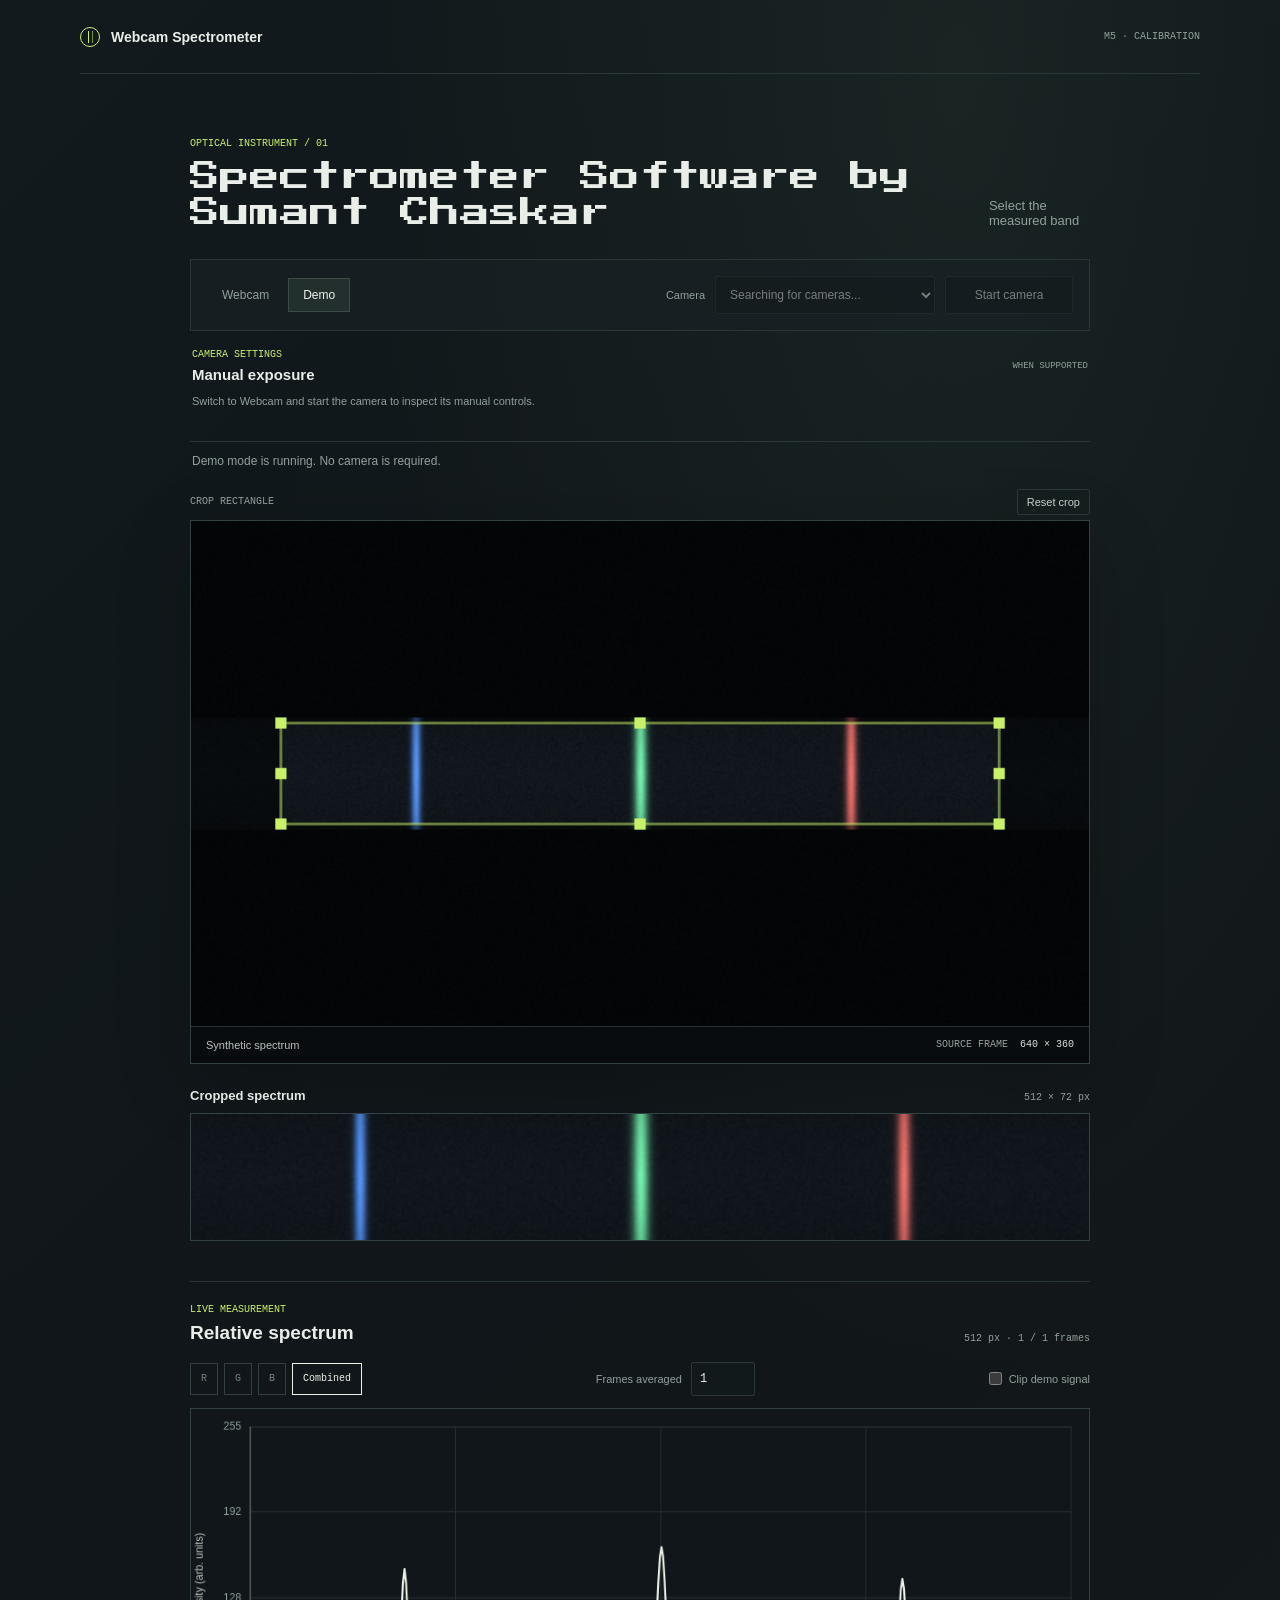
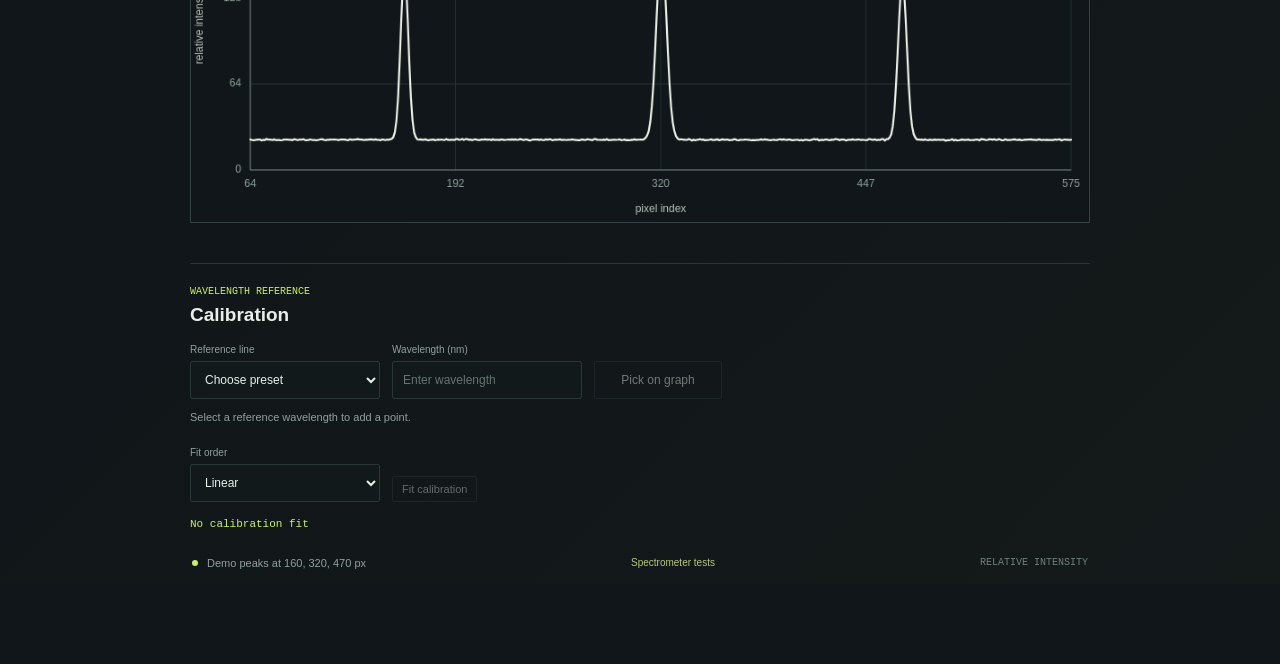
<file: index.html>
<!doctype html>
<html lang="en">
  <head>
    <link rel="preconnect" href="https://fonts.googleapis.com">
    <link rel="preconnect" href="https://fonts.gstatic.com" crossorigin>
    <link href="https://fonts.googleapis.com/css2?family=Press+Start+2P&family=Tangerine:wght@400;700&display=swap" rel="stylesheet">
    <meta charset="utf-8">
    <meta name="viewport" content="width=device-width, initial-scale=1">
    <meta name="theme-color" content="#101619">
    <title>Webcam Spectrometer</title>
    <link rel="stylesheet" href="styles.css">
    <script type="module" src="src/app.js"></script>
    
  </head>
  <body>
    <main class="app-shell">
      <header class="topbar">
        <a class="wordmark" href="./" aria-label="Webcam Spectrometer home">
          <span class="wordmark-mark" aria-hidden="true"></span>
          <span>Webcam Spectrometer</span>
        </a>
        <span class="edition">M5 · CALIBRATION</span>
      </header>

      <section class="workspace" aria-labelledby="page-title">
        <div class="workspace-heading">
          <div>
            <p class="eyebrow">OPTICAL INSTRUMENT / 01</p>
            <h1 id="page-title">Spectrometer Software by Sumant Chaskar</h1>
          </div>
          <p class="workspace-note">Select the measured band</p>
        </div>

        <div class="source-bar">
          <fieldset class="source-switch">
            <legend>Image source</legend>
            <label class="source-option">
              <input type="radio" name="source" value="camera">
              <span>Webcam</span>
            </label>
            <label class="source-option">
              <input type="radio" name="source" value="demo" checked>
              <span>Demo</span>
            </label>
          </fieldset>

          <div class="camera-controls">
            <label class="camera-label" for="camera-select">Camera</label>
            <select id="camera-select" disabled>
              <option value="">Searching for cameras...</option>
            </select>
            <button id="camera-button" class="camera-button" type="button" disabled>
              <span class="button-indicator" aria-hidden="true"></span>
              Start camera
            </button>
          </div>
        </div>

        <section class="exposure-panel" aria-labelledby="exposure-title">
          <div class="exposure-heading">
            <div>
              <p class="eyebrow">CAMERA SETTINGS</p>
              <h2 id="exposure-title">Manual exposure</h2>
            </div>
            <span class="exposure-badge">WHEN SUPPORTED</span>
          </div>
          <p id="exposure-notice" class="exposure-notice" role="status" aria-live="polite">
            Switch to Webcam and start the camera to inspect its manual controls.
          </p>
          <div id="exposure-controls" class="exposure-controls"></div>
        </section>

        <p id="status" class="status" role="status" aria-live="polite">Preparing demo spectrum...</p>

        <div class="crop-toolbar">
          <span class="crop-toolbar-label">CROP RECTANGLE</span>
          <button id="reset-crop" class="reset-button" type="button">Reset crop</button>
        </div>

        <figure class="preview-frame">
          <div id="preview-stage" class="preview-stage">
            <canvas id="preview" width="640" height="360" aria-label="Live or synthetic spectrum image"></canvas>
            <canvas id="crop-overlay" width="640" height="360" aria-label="Crop selection overlay"></canvas>
          </div>
          <figcaption class="frame-caption">
            <span id="frame-description">Synthetic spectrum</span>
            <span class="frame-dimensions">SOURCE FRAME <span id="frame-size">640 × 360</span></span>
          </figcaption>
        </figure>

        <section class="strip-section" aria-labelledby="strip-title">
          <div class="strip-heading">
            <h2 id="strip-title">Cropped spectrum</h2>
            <span id="crop-size" class="frame-dimensions">512 × 72 px</span>
          </div>
          <figure class="strip-frame">
            <canvas id="crop-strip" width="640" height="90" aria-label="Live preview of the selected crop"></canvas>
          </figure>
        </section>

        <section class="graph-section" aria-labelledby="graph-title">
          <div class="graph-heading">
            <div>
              <p class="eyebrow">LIVE MEASUREMENT</p>
              <h2 id="graph-title">Relative spectrum</h2>
            </div>
            <span id="graph-readout" class="frame-dimensions">Waiting for frame</span>
          </div>

          <div class="graph-controls">
            <fieldset class="channel-controls">
              <legend>Visible channels</legend>
              <label class="channel-toggle" style="--channel-color: #ff7768">
                <input type="checkbox" name="channel" value="r">
                <span>R</span>
              </label>
              <label class="channel-toggle" style="--channel-color: #c8f169">
                <input type="checkbox" name="channel" value="g">
                <span>G</span>
              </label>
              <label class="channel-toggle" style="--channel-color: #79b8ff">
                <input type="checkbox" name="channel" value="b">
                <span>B</span>
              </label>
              <label class="channel-toggle" style="--channel-color: #eef3e8">
                <input type="checkbox" name="channel" value="combined" checked>
                <span>Combined</span>
              </label>
            </fieldset>

            <label class="frame-average-control" for="frame-average">
              <span>Frames averaged</span>
              <input id="frame-average" type="number" min="1" max="32" step="1" value="1" inputmode="numeric">
            </label>
            <label id="demo-saturation-control" class="demo-saturation-control">
              <input id="demo-saturation" type="checkbox">
              <span>Clip demo signal</span>
            </label>
          </div>

          <figure class="graph-frame">
            <canvas id="spectrum-graph" width="1000" height="460" aria-label="Live graph of RGB and combined intensity by pixel index"></canvas>
          </figure>
          <p id="saturation-warning" class="saturation-warning" role="alert" hidden></p>
        </section>

        <section class="calibration-section" aria-labelledby="calibration-title">
          <div class="calibration-heading">
            <div>
              <p class="eyebrow">WAVELENGTH REFERENCE</p>
              <h2 id="calibration-title">Calibration</h2>
            </div>
            <button id="restore-calibration" class="reset-button" type="button" hidden>Restore saved</button>
          </div>

          <div class="calibration-assignment">
            <label for="wavelength-preset">
              <span>Reference line</span>
              <select id="wavelength-preset">
                <option value="">Choose preset</option>
                <option value="404.66">Hg 404.66 nm</option>
                <option value="435.833">Hg 435.833 nm</option>
                <option value="546.074">Hg 546.074 nm</option>
                <option value="576.96">Hg 576.96 nm</option>
                <option value="579.07">Hg 579.07 nm</option>
                <option value="611">Eu ~611 nm</option>
                <option value="custom">Custom</option>
              </select>
            </label>
            <label for="wavelength-value">
              <span>Wavelength (nm)</span>
              <input id="wavelength-value" type="number" min="1" max="2000" step="any" placeholder="Enter wavelength">
            </label>
            <button id="pick-calibration-point" class="camera-button" type="button" disabled>Pick on graph</button>
          </div>

          <p id="calibration-status" class="calibration-status" role="status" aria-live="polite">Select a reference wavelength to add a point.</p>

          <div class="calibration-fit-controls">
            <label for="calibration-order">
              <span>Fit order</span>
              <select id="calibration-order">
                <option value="1">Linear</option>
                <option value="2" disabled>Quadratic (3+ points)</option>
              </select>
            </label>
            <button id="fit-calibration" class="reset-button" type="button" disabled>Fit calibration</button>
          </div>

          <p id="calibration-quality" class="calibration-quality">No calibration fit</p>
          <ol id="calibration-points" class="calibration-points"></ol>
        </section>

        <footer class="workspace-footer">
          <span class="signal-mark" aria-hidden="true"></span>
          <span id="source-detail">Demo peaks at 160, 320, and 470 px</span>
          <a class="tests-link" href="tests.html">Spectrometer tests</a>
          <span class="footer-tag">RELATIVE INTENSITY</span>
        </footer>

        <video id="camera-video" playsinline muted aria-hidden="true"></video>
      </section>
    </main>
  </body>
</html>
</file>
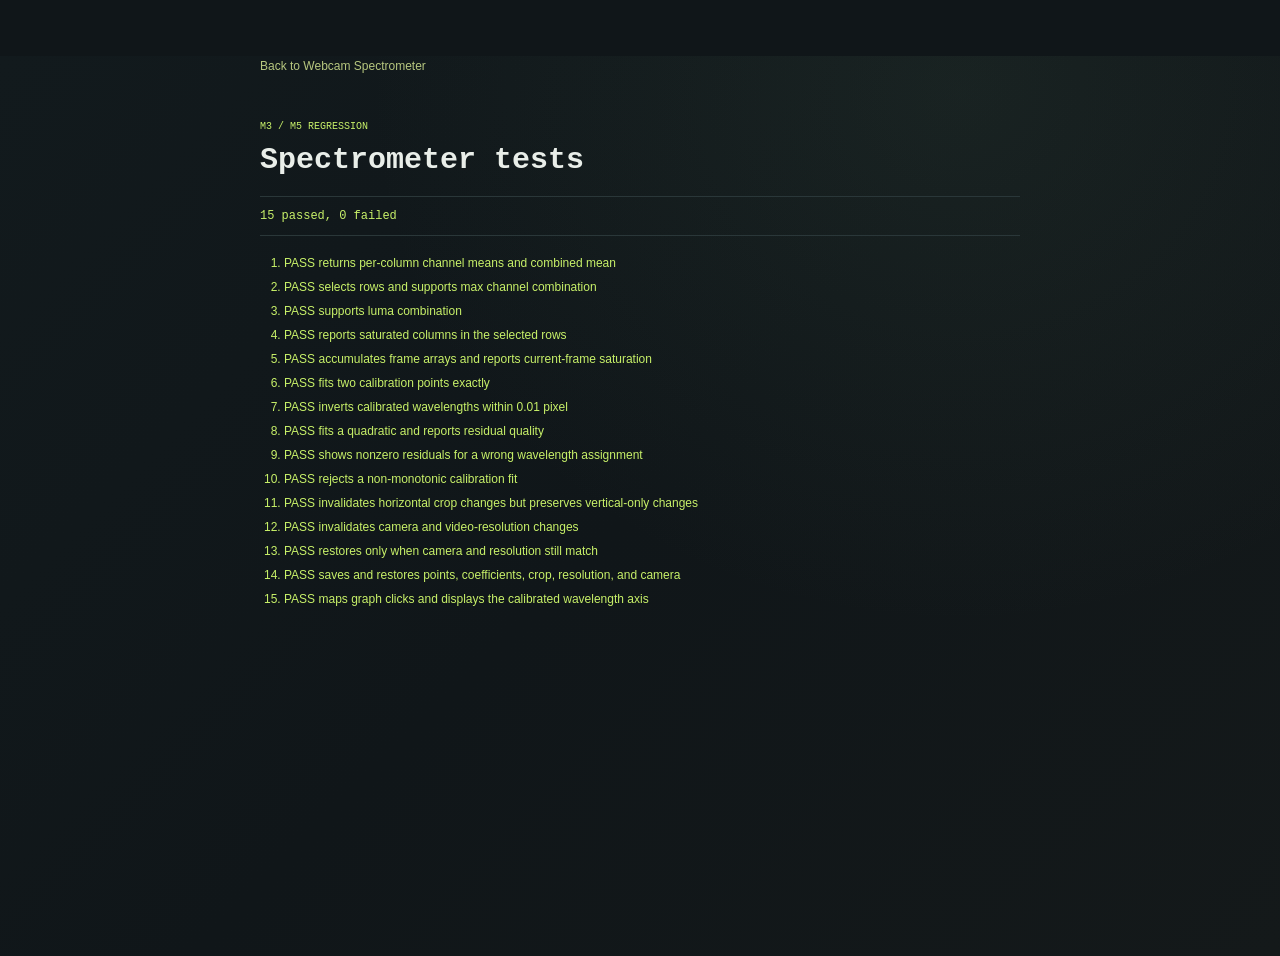
<file: tests.html>
<!doctype html>
<html lang="en">
  <head>
    <meta charset="utf-8">
    <meta name="viewport" content="width=device-width, initial-scale=1">
    <title>Spectrometer extraction tests</title>
    <link rel="stylesheet" href="styles.css">
    <script type="module">
      import { accumulate, extractSpectrum } from './src/extract.js';
      import {
        calibrationInvalidationReason,
        calibrationRestoreReason,
        createCalibrationRecord,
        fitCalibration,
        nmToPixel,
        pixelToNm,
        restoreCalibrationRecord,
      } from './src/calibrate.js';
      import { drawGraph, graphPixelFromClientX } from './src/graph.js';

      const results = document.querySelector('#test-results');
      const summary = document.querySelector('#test-summary');
      let passed = 0;
      let failed = 0;

      function assert(condition, message) {
        if (!condition) throw new Error(message);
      }

      function assertArray(actual, expected, message) {
        assert(actual.length === expected.length, `${message}: array length differs`);
        expected.forEach((value, index) => {
          assert(Math.abs(actual[index] - value) < 0.001, `${message}: index ${index} was ${actual[index]}`);
        });
      }

      function test(name, callback) {
        const result = document.createElement('li');
        try {
          callback();
          result.className = 'test-pass';
          result.textContent = `PASS  ${name}`;
          passed += 1;
        } catch (error) {
          result.className = 'test-fail';
          result.textContent = `FAIL  ${name}: ${error.message}`;
          failed += 1;
        }
        results.append(result);
      }

      const rgba = new Uint8ClampedArray([
        255, 0, 0, 255, 10, 20, 30, 255,
        0, 255, 0, 255, 30, 40, 50, 255,
      ]);

      test('returns per-column channel means and combined mean', () => {
        const spectrum = extractSpectrum(rgba, 2, 2);
        assert(spectrum.r instanceof Float32Array, 'red channel must be Float32Array');
        assertArray(spectrum.r, [127.5, 20], 'red');
        assertArray(spectrum.g, [127.5, 30], 'green');
        assertArray(spectrum.b, [0, 40], 'blue');
        assertArray(spectrum.combined, [85, 30], 'combined');
      });

      test('selects rows and supports max channel combination', () => {
        const spectrum = extractSpectrum(rgba, 2, 2, { rowStart: 1, rowEnd: 2, combine: 'max' });
        assertArray(spectrum.combined, [255, 50], 'max combination');
      });

      test('supports luma combination', () => {
        const spectrum = extractSpectrum(new Uint8ClampedArray([100, 50, 0, 255]), 1, 1, { combine: 'luma' });
        assertArray(spectrum.combined, [57.02], 'luma combination');
      });

      test('reports saturated columns in the selected rows', () => {
        const spectrum = extractSpectrum(rgba, 2, 2, { rowStart: 0, rowEnd: 1 });
        assertArray(spectrum.saturatedColumns, [0], 'saturated columns');
      });

      test('accumulates frame arrays and reports current-frame saturation', () => {
        const first = extractSpectrum(rgba, 2, 2);
        const second = {
          r: new Float32Array([0, 40]),
          g: new Float32Array([0, 50]),
          b: new Float32Array([20, 60]),
          combined: new Float32Array([20, 50]),
          saturatedColumns: [1],
        };
        const average = accumulate(first, second, 2);
        assertArray(average.r, [63.75, 30], 'averaged red');
        assertArray(average.combined, [52.5, 40], 'averaged combined');
        assertArray(average.saturatedColumns, [1], 'current-frame saturation');
      });

      test('fits two calibration points exactly', () => {
        const calibration = fitCalibration([{ px: 20, nm: 400 }, { px: 220, nm: 500 }], 1, { minPx: 0, maxPx: 256 });
        assert(Math.abs(pixelToNm(calibration, 20) - 400) < 1e-8, 'first point should map exactly');
        assert(Math.abs(pixelToNm(calibration, 220) - 500) < 1e-8, 'second point should map exactly');
      });

      test('inverts calibrated wavelengths within 0.01 pixel', () => {
        const calibration = fitCalibration([{ px: 0, nm: 405 }, { px: 255, nm: 546 }], 1);
        [0, 27.5, 127.25, 255].forEach((pixel) => {
          assert(Math.abs(nmToPixel(calibration, pixelToNm(calibration, pixel)) - pixel) < 0.01, 'pixel round trip exceeds tolerance');
        });
      });

      test('fits a quadratic and reports residual quality', () => {
        const calibration = fitCalibration([
          { px: 0, nm: 400 },
          { px: 128, nm: 435 },
          { px: 256, nm: 480 },
          { px: 384, nm: 540 },
        ], 2);
        assert(calibration.rmsResidualNm < 1, 'quadratic residual should remain below 1 nm');
        assert(calibration.r2 > 0.99, 'quadratic R² should exceed 0.99');
        assert(calibration.residuals.length === 4, 'each point should have a residual');
      });

      test('shows nonzero residuals for a wrong wavelength assignment', () => {
        const calibration = fitCalibration([
          { px: 0, nm: 404.66 },
          { px: 128, nm: 546.074 },
          { px: 256, nm: 435.833 },
        ], 1);
        assert(calibration.residuals.some((point) => Math.abs(point.residualNm) > 20), 'bad assignment should be visible in residuals');
        assert(calibration.rmsResidualNm > 1, 'bad assignment should increase RMS residual');
      });

      test('rejects a non-monotonic calibration fit', () => {
        let rejected = false;
        try {
          fitCalibration([{ px: 0, nm: 0 }, { px: 128, nm: 100 }, { px: 256, nm: 50 }], 2);
        } catch (error) {
          rejected = /monotonic/.test(error.message);
        }
        assert(rejected, 'fit should be rejected when it reverses across the pixel domain');
      });

      test('invalidates horizontal crop changes but preserves vertical-only changes', () => {
        const previous = {
          cropRect: { x: 10, y: 20, width: 200, height: 40 },
          videoResolution: { width: 640, height: 360 },
          cameraDeviceLabel: 'Spectrometer camera',
        };
        const vertical = { ...previous, cropRect: { ...previous.cropRect, y: 28, height: 24 } };
        const horizontal = { ...previous, cropRect: { ...previous.cropRect, x: 11 } };
        const width = { ...previous, cropRect: { ...previous.cropRect, width: 201 } };
        assert(calibrationInvalidationReason(previous, vertical) === null, 'vertical-only crop change must remain valid');
        assert(calibrationInvalidationReason(previous, horizontal) === 'crop x-range or width changed', 'x-offset change must invalidate');
        assert(calibrationInvalidationReason(previous, width) === 'crop x-range or width changed', 'width change must invalidate');
      });

      test('invalidates camera and video-resolution changes', () => {
        const previous = {
          cropRect: { x: 10, y: 20, width: 200, height: 40 },
          videoResolution: { width: 640, height: 360 },
          cameraDeviceLabel: 'Spectrometer camera',
        };
        assert(calibrationInvalidationReason(previous, { ...previous, cameraDeviceLabel: 'Laptop camera' }) === 'selected camera changed', 'camera change must invalidate');
        assert(calibrationInvalidationReason(previous, { ...previous, videoResolution: { width: 1280, height: 720 } }) === 'video resolution changed', 'resolution change must invalidate');
      });

      test('restores only when camera and resolution still match', () => {
        const saved = {
          cropRect: { x: 10, y: 20, width: 200, height: 40 },
          videoResolution: { width: 640, height: 360 },
          cameraDeviceLabel: 'Spectrometer camera',
        };
        assert(calibrationRestoreReason(saved, saved) === null, 'matching capture should be restorable');
        assert(calibrationRestoreReason(saved, { ...saved, cameraDeviceLabel: 'Laptop camera' }) === 'saved calibration belongs to a different camera', 'camera mismatch should block restore');
        assert(calibrationRestoreReason(saved, { ...saved, videoResolution: { width: 1280, height: 720 } }) === 'saved calibration belongs to a different video resolution', 'resolution mismatch should block restore');
      });

      test('saves and restores points, coefficients, crop, resolution, and camera', () => {
        const points = [{ px: 20, nm: 404.66 }, { px: 220, nm: 546.074 }];
        const calibration = fitCalibration(points, 1, { minPx: 0, maxPx: 256 });
        const record = createCalibrationRecord(points, 1, calibration, {
          cropRect: { x: 10, y: 20, width: 256, height: 40 },
          videoResolution: { width: 640, height: 360 },
          cameraDeviceLabel: 'Spectrometer camera',
        });
        const storageKey = 'webcam-spectrometer-calibration-v1';
        localStorage.setItem(storageKey, JSON.stringify(record));
        const stored = JSON.parse(localStorage.getItem(storageKey));
        localStorage.removeItem(storageKey);
        const restored = restoreCalibrationRecord(stored, { minPx: 0, maxPx: 256 });
        assert(stored.coefficients.length === 2, 'coefficients must be saved');
        assert(stored.cropRect.x === 10 && stored.cropRect.width === 256, 'crop rectangle must be saved');
        assert(stored.videoResolution.width === 640 && stored.videoResolution.height === 360, 'video resolution must be saved');
        assert(stored.cameraDeviceLabel === 'Spectrometer camera', 'camera label must be saved');
        assert(Math.abs(pixelToNm(restored.calibration, 220) - 546.074) < 1e-8, 'restored fit should map the saved point');
      });

      test('maps graph clicks and displays the calibrated wavelength axis', () => {
        const calibration = fitCalibration([{ px: 100, nm: 400 }, { px: 200, nm: 500 }], 1, { minPx: 100, maxPx: 200 });
        const labels = [];
        const context = {
          clearRect() {}, fillRect() {}, beginPath() {}, moveTo() {}, lineTo() {}, stroke() {},
          fillText(value) { labels.push(value); }, save() {}, restore() {}, translate() {}, rotate() {}, setLineDash() {},
        };
        const canvas = {
          width: 1000,
          height: 460,
          getContext: () => context,
          getBoundingClientRect: () => ({ left: 10, top: 20, width: 500, height: 230 }),
        };
        const midpointX = 10 + (66 + (1000 - 66 - 20) / 2) / 1000 * 500;
        const pixel = graphPixelFromClientX(canvas, midpointX, 100, 101, calibration);
        assert(Math.abs(pixel - 150) < 0.01, 'graph midpoint should map to midpoint source pixel');
        drawGraph(canvas, { combined: new Float32Array(101) }, new Set(), {
          pixelOffset: 100,
          calibration,
          calibrationPoints: [{ px: 100, nm: 400 }],
        });
        assert(labels.includes('wavelength (nm)'), 'axis title should switch to wavelength');
        assert(labels.includes('400.0') && labels.includes('500.0'), 'axis ticks should use nm');
        assert(labels.includes('400 nm'), 'assigned wavelength should be marked');
      });

      summary.textContent = `${passed} passed, ${failed} failed`;
      summary.dataset.state = failed === 0 ? 'pass' : 'fail';
    </script>
  </head>
  <body>
    <main class="test-shell">
      <a class="test-back-link" href="./">Back to Webcam Spectrometer</a>
      <p class="eyebrow">M3 / M5 REGRESSION</p>
      <h1>Spectrometer tests</h1>
      <p id="test-summary" class="test-summary">Running tests...</p>
      <ol id="test-results" class="test-results"></ol>
    </main>
  </body>
</html>
</file>
<file: styles.css>
:root {
  color-scheme: dark;
  font-family: 'Trebuchet MS', 'Lucida Sans Unicode', sans-serif;
  background: #101619;
  color: #e9eee9;
  font-synthesis: none;
  text-rendering: optimizeLegibility;
  --surface: #172023;
  --line: #2a3739;
  --muted: #91a09c;
  --accent: #c8f169;
  --mono: 'Consolas', 'Liberation Mono', monospace;
}

* {
  box-sizing: border-box;
}

body {
  min-width: 320px;
  min-height: 100vh;
  margin: 0;
  background:
    radial-gradient(ellipse at 75% 4%, rgb(85 119 93 / 13%), transparent 37rem),
    linear-gradient(135deg, #121a1d 0%, #101619 50%, #14191a 100%);
}

button,
select {
  font: inherit;
}

.app-shell {
  width: min(1120px, calc(100% - 48px));
  margin: 0 auto;
}

.topbar {
  display: flex;
  align-items: center;
  justify-content: space-between;
  min-height: 74px;
  border-bottom: 1px solid var(--line);
}

.wordmark {
  display: inline-flex;
  align-items: center;
  gap: 11px;
  color: inherit;
  font-size: 14px;
  font-weight: 700;
  text-decoration: none;
}

.wordmark-mark {
  position: relative;
  width: 20px;
  height: 20px;
  border: 1px solid var(--accent);
  border-radius: 50%;
}

.wordmark-mark::before,
.wordmark-mark::after {
  position: absolute;
  top: 3px;
  bottom: 3px;
  width: 1px;
  background: var(--accent);
  content: '';
}

.wordmark-mark::before {
  left: 7px;
}

.wordmark-mark::after {
  left: 11px;
  opacity: 0.55;
}

.edition,
.eyebrow,
.frame-dimensions,
.footer-tag {
  font-family: var(--mono);
  font-size: 10px;
  letter-spacing: 0;
}

.edition {
  color: var(--muted);
}

.workspace {
  width: min(100%, 900px);
  margin: 64px auto 80px;
}

.workspace-heading {
  display: flex;
  align-items: end;
  justify-content: space-between;
  gap: 20px;
  margin-bottom: 28px;
}

.eyebrow {
  margin: 0 0 10px;
  color: var(--accent);
}

h1 {
  margin: 0;
  font-size: 30px;
  font-weight: 600;
  line-height: 1.2;
  font-family: 'Press Start 2P', var(--mono);
}

.workspace-note {
  margin: 0 0 3px;
  color: var(--muted);
  font-size: 13px;
}

.source-bar {
  display: flex;
  align-items: center;
  justify-content: space-between;
  gap: 20px;
  min-height: 72px;
  padding: 12px 16px;
  border: 1px solid var(--line);
  background: rgb(23 32 35 / 83%);
}

.source-switch {
  display: flex;
  gap: 4px;
  margin: 0;
  padding: 0;
  border: 0;
}

.source-switch legend {
  position: absolute;
  width: 1px;
  height: 1px;
  overflow: hidden;
  clip: rect(0, 0, 0, 0);
  white-space: nowrap;
  clip-path: inset(50%);
}

.source-option {
  position: relative;
  cursor: pointer;
}

.source-option input {
  position: absolute;
  width: 1px;
  height: 1px;
  opacity: 0;
}

.source-option span {
  display: block;
  padding: 9px 14px;
  border: 1px solid transparent;
  color: var(--muted);
  font-size: 12px;
}

.source-option input:checked + span {
  border-color: #3a4b46;
  background: #222f2d;
  color: #f0f4ee;
}

.source-option input:focus-visible + span,
button:focus-visible,
select:focus-visible {
  outline: 2px solid var(--accent);
  outline-offset: 2px;
}

.camera-controls {
  display: flex;
  align-items: center;
  gap: 10px;
}

.camera-label {
  color: var(--muted);
  font-size: 11px;
}

select,
.camera-button {
  min-height: 38px;
  border: 1px solid var(--line);
  border-radius: 2px;
  background: #12191b;
  color: #e9eee9;
  font-size: 12px;
}

select {
  width: min(220px, 30vw);
  padding: 0 28px 0 10px;
}

select:disabled,
.camera-button:disabled {
  cursor: not-allowed;
  opacity: 0.45;
}

.camera-button {
  display: inline-flex;
  align-items: center;
  justify-content: center;
  gap: 8px;
  min-width: 128px;
  padding: 0 12px;
  cursor: pointer;
}

.exposure-panel {
  padding: 18px 2px 16px;
  border-bottom: 1px solid var(--line);
}

.exposure-heading {
  display: flex;
  align-items: center;
  justify-content: space-between;
  gap: 16px;
}

.exposure-heading .eyebrow {
  margin-bottom: 6px;
}

.exposure-heading h2 {
  margin: 0;
  font-size: 15px;
  font-weight: 600;
}

.exposure-badge {
  color: var(--muted);
  font-family: var(--mono);
  font-size: 9px;
}

.exposure-notice {
  margin: 10px 0 0;
  color: var(--muted);
  font-size: 11px;
  line-height: 1.5;
}

.exposure-notice[data-state='warning'] {
  color: #ffb393;
}

.exposure-controls {
  display: grid;
  grid-template-columns: repeat(auto-fit, minmax(210px, 1fr));
  gap: 18px 24px;
  margin-top: 15px;
}

.exposure-control-heading {
  display: flex;
  align-items: baseline;
  justify-content: space-between;
  gap: 12px;
  margin-bottom: 7px;
  color: #c5d0ca;
  font-size: 11px;
}

.exposure-control-heading output {
  color: var(--accent);
  font-family: var(--mono);
  font-size: 10px;
}

.exposure-control input[type='range'] {
  display: block;
  width: 100%;
  margin: 0;
  accent-color: var(--accent);
}

.button-indicator,
.signal-mark {
  width: 7px;
  height: 7px;
  border-radius: 50%;
  background: var(--accent);
}

.status {
  min-height: 42px;
  margin: 0;
  padding: 12px 2px;
  color: var(--muted);
  font-size: 12px;
}

.status[data-state='error'] {
  color: #ff9a83;
}

.crop-toolbar {
  display: flex;
  align-items: center;
  justify-content: space-between;
  min-height: 36px;
}

.crop-toolbar-label {
  color: var(--muted);
  font-family: var(--mono);
  font-size: 10px;
}

.reset-button {
  padding: 6px 9px;
  border: 1px solid var(--line);
  border-radius: 2px;
  background: transparent;
  color: #c5d0ca;
  font-size: 11px;
  cursor: pointer;
}

.reset-button:hover {
  border-color: #70816d;
  color: #f0f4ee;
}

.preview-frame {
  margin: 0;
  border: 1px solid #344144;
  background: #080c0e;
  box-shadow: 0 20px 70px rgb(0 0 0 / 19%);
}

.preview-stage {
  position: relative;
  width: 100%;
  aspect-ratio: 16 / 9;
  overflow: hidden;
}

#preview {
  position: absolute;
  inset: 0;
  display: block;
  width: 100%;
  height: 100%;
  background: #080c0e;
}

#crop-overlay {
  position: absolute;
  inset: 0;
  display: block;
  width: 100%;
  height: 100%;
  touch-action: none;
}

#crop-overlay.is-dragging {
  cursor: grabbing !important;
}

.frame-caption {
  display: flex;
  justify-content: space-between;
  gap: 16px;
  padding: 12px 15px;
  border-top: 1px solid #263235;
  color: #b6c1bc;
  font-size: 11px;
}

.frame-dimensions {
  color: var(--muted);
}

.frame-dimensions span {
  margin-left: 6px;
  color: #d7e1d9;
}

.strip-section {
  margin-top: 24px;
}

.strip-heading {
  display: flex;
  align-items: baseline;
  justify-content: space-between;
  gap: 16px;
  margin-bottom: 10px;
}

.strip-heading h2 {
  margin: 0;
  color: #e2e9e3;
  font-size: 13px;
  font-weight: 600;
}

.strip-frame {
  margin: 0;
  overflow: hidden;
  border: 1px solid #344144;
  background: #080c0e;
}

.graph-section {
  margin-top: 40px;
  padding-top: 22px;
  border-top: 1px solid var(--line);
}

.graph-heading {
  display: flex;
  align-items: end;
  justify-content: space-between;
  gap: 16px;
}

.graph-heading .eyebrow {
  margin-bottom: 7px;
}

.graph-heading h2 {
  margin: 0;
  font-size: 19px;
  font-weight: 600;
}

.graph-controls {
  display: flex;
  align-items: center;
  justify-content: space-between;
  gap: 18px;
  margin: 18px 0 12px;
}

.channel-controls {
  display: flex;
  flex-wrap: wrap;
  gap: 6px;
  margin: 0;
  padding: 0;
  border: 0;
}

.channel-controls legend {
  position: absolute;
  width: 1px;
  height: 1px;
  overflow: hidden;
  clip: rect(0, 0, 0, 0);
  clip-path: inset(50%);
  white-space: nowrap;
}

.channel-toggle {
  position: relative;
  cursor: pointer;
}

.channel-toggle input {
  position: absolute;
  width: 1px;
  height: 1px;
  opacity: 0;
}

.channel-toggle span {
  display: inline-flex;
  align-items: center;
  min-height: 32px;
  padding: 0 10px;
  border: 1px solid #334043;
  color: #74817d;
  font-family: var(--mono);
  font-size: 10px;
}

.channel-toggle input:checked + span {
  border-color: var(--channel-color);
  color: var(--channel-color);
}

.channel-toggle input:focus-visible + span {
  outline: 2px solid var(--accent);
  outline-offset: 2px;
}

.frame-average-control {
  display: inline-flex;
  align-items: center;
  gap: 9px;
  color: var(--muted);
  font-size: 11px;
  white-space: nowrap;
}

.frame-average-control input {
  width: 64px;
  min-height: 34px;
  padding: 0 8px;
  border: 1px solid var(--line);
  border-radius: 2px;
  background: #12191b;
  color: #e9eee9;
  font: 12px var(--mono);
}

.demo-saturation-control {
  display: inline-flex;
  align-items: center;
  gap: 7px;
  color: var(--muted);
  font-size: 11px;
  white-space: nowrap;
  cursor: pointer;
}

.demo-saturation-control[hidden] {
  display: none;
}

.demo-saturation-control input {
  margin: 0;
  accent-color: #ff806b;
}

.graph-frame {
  margin: 0;
  overflow: hidden;
  border: 1px solid #344144;
  background: #101619;
}

#spectrum-graph {
  display: block;
  width: 100%;
  height: auto;
  aspect-ratio: 25 / 11.5;
}

#spectrum-graph.is-picking-point {
  cursor: crosshair;
}

.saturation-warning {
  margin: 12px 0 0;
  padding: 10px 12px;
  border-left: 2px solid #ff806b;
  background: rgb(255 128 107 / 9%);
  color: #ffab98;
  font-size: 12px;
}

#crop-strip {
  display: block;
  width: 100%;
  height: auto;
  max-height: 220px;
  object-fit: contain;
}

.workspace-footer {
  display: flex;
  align-items: center;
  gap: 9px;
  padding: 15px 2px;
  color: var(--muted);
  font-size: 11px;
}

.calibration-section {
  margin-top: 40px;
  padding-top: 22px;
  border-top: 1px solid var(--line);
}

.calibration-heading {
  display: flex;
  align-items: center;
  justify-content: space-between;
  gap: 16px;
}

.calibration-heading .eyebrow {
  margin-bottom: 7px;
}

.calibration-heading h2 {
  margin: 0;
  font-size: 19px;
  font-weight: 600;
}

.calibration-assignment,
.calibration-fit-controls {
  display: flex;
  align-items: end;
  flex-wrap: wrap;
  gap: 12px;
  margin-top: 18px;
}

.calibration-assignment label,
.calibration-fit-controls label {
  display: grid;
  gap: 6px;
  color: var(--muted);
  font-size: 10px;
}

.calibration-assignment select,
.calibration-fit-controls select,
.calibration-assignment input {
  width: 190px;
  min-height: 38px;
  padding: 0 10px;
  border: 1px solid var(--line);
  border-radius: 2px;
  background: #12191b;
  color: #e9eee9;
  font-size: 12px;
}

.calibration-assignment input::placeholder {
  color: #66736f;
}

.calibration-status {
  min-height: 18px;
  margin: 12px 0 0;
  color: var(--muted);
  font-size: 11px;
}

.calibration-status[data-state='warning'] {
  color: #ffb393;
}

.calibration-quality {
  margin: 16px 0 0;
  color: #c8f169;
  font-family: var(--mono);
  font-size: 11px;
}

.calibration-points {
  display: grid;
  gap: 7px;
  margin: 12px 0 0;
  padding: 0;
  list-style: none;
}

.calibration-point {
  display: grid;
  grid-template-columns: minmax(0, 1fr) auto;
  align-items: center;
  gap: 10px;
  padding: 9px 0;
  border-top: 1px solid #263235;
  color: #c4cfca;
  font-family: var(--mono);
  font-size: 10px;
}

.calibration-point button {
  border: 0;
  background: transparent;
  color: #ff9a83;
  font-size: 10px;
  cursor: pointer;
}

.calibration-point button:hover {
  color: #ffc0ae;
}

.calibration-fit-controls button:disabled,
.calibration-assignment button:disabled {
  cursor: not-allowed;
  opacity: 0.45;
}

.calibration-heading [hidden] {
  display: none;
}

.tests-link {
  margin-left: auto;
  color: #b7c77f;
  font-size: 10px;
  text-decoration: none;
}

.tests-link:hover {
  color: var(--accent);
  text-decoration: underline;
}

.signal-mark {
  flex: 0 0 auto;
  width: 6px;
  height: 6px;
}

.footer-tag {
  margin-left: auto;
  color: #71807a;
}

#camera-video {
  position: absolute;
  width: 1px;
  height: 1px;
  overflow: hidden;
  opacity: 0;
  pointer-events: none;
}

@media (max-width: 640px) {
  .app-shell {
    width: min(100% - 28px, 520px);
  }

  .workspace {
    margin-top: 42px;
  }

  .workspace-heading {
    align-items: start;
    flex-direction: column;
    gap: 8px;
    margin-bottom: 20px;
  }

  h1 {
    font-size: 26px;
  }

  .source-bar {
    align-items: stretch;
    flex-direction: column;
    gap: 12px;
  }

  .camera-controls {
    display: grid;
    grid-template-columns: auto minmax(0, 1fr);
  }

  .camera-label {
    grid-column: 1 / -1;
  }

  select {
    width: 100%;
  }

  .camera-button {
    min-width: 0;
  }

  .exposure-controls {
    grid-template-columns: 1fr;
    gap: 14px;
  }

  .graph-controls {
    align-items: start;
    flex-direction: column;
  }

  .tests-link {
    margin-left: 0;
  }

  .frame-caption {
    align-items: start;
    flex-direction: column;
    gap: 7px;
  }

  .footer-tag {
    display: none;
  }
}

.test-shell {
  width: min(760px, calc(100% - 40px));
  margin: 56px auto;
}

.test-back-link {
  display: inline-block;
  margin-bottom: 48px;
  color: #b7c77f;
  font-size: 12px;
  text-decoration: none;
}

.test-back-link:hover {
  color: var(--accent);
  text-decoration: underline;
}

.test-shell h1 {
  margin-bottom: 18px;
}

.test-summary {
  padding: 12px 0;
  border-top: 1px solid var(--line);
  border-bottom: 1px solid var(--line);
  color: var(--accent);
  font-family: var(--mono);
  font-size: 12px;
}

.test-summary[data-state='fail'] {
  color: #ff9a83;
}

.test-results {
  display: grid;
  gap: 10px;
  margin: 20px 0;
  padding-left: 24px;
  font-size: 12px;
}

.test-pass {
  color: #c8f169;
}

.test-fail {
  color: #ff9a83;
}
</file>
